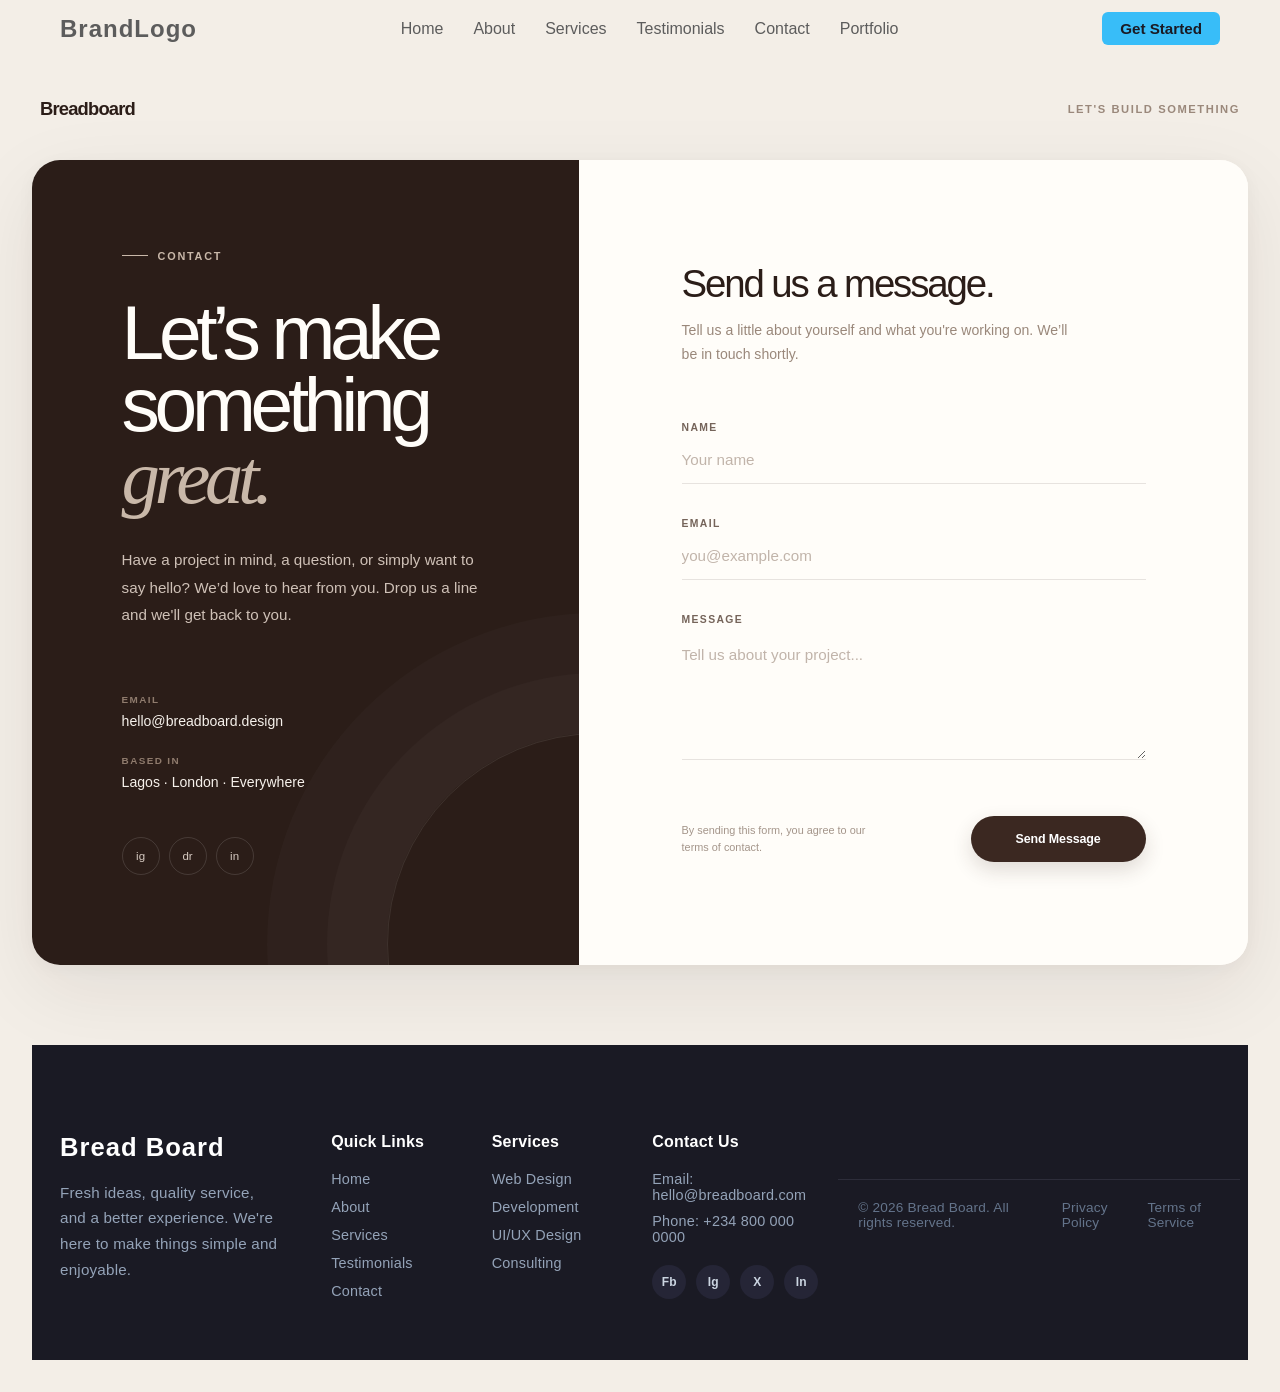
<file: contact.html>
<!DOCTYPE html>
<html lang="en">
<head>
  <meta charset="UTF-8" />
  <meta name="viewport" content="width=device-width, initial-scale=1.0" />
  <title>Breadboard — Contact</title>
  <link rel="stylesheet" href="styles.css">
      <!-- Nav bar start -->
    <nav class="navbar">
      <!-- Brand Logo -->
      <div class="logo">
        <a href="#">BrandLogo</a>
      </div>

      <!-- Navigation Links -->
      <ul class="nav-links">
        <li><a href="#" class="nav-item">Home</a></li>
        <li><a href="#" class="nav-item">About</a></li>
        <li><a href="#" class="nav-item">Services</a></li>
        <li><a href="#" class="nav-item">Testimonials</a></li>
        <li><a href="#" class="nav-item">Contact</a></li>
        <li><a href="#" class="nav-item">Portfolio</a></li>
      </ul>

      <!-- Call to Action Button -->
      <div class="nav-cta">
        <a href="/login" class="cta-btn">Get Started</a>
      </div>
    </nav>
    <!-- nav end -->
  <style>
    :root {
      --espresso: #2b1d18;
      --brown: #3b2821;
      --taupe: #9a887b;
      --warm-taupe: #c9b8a9;
      --cream: #f3eee7;
      --white: #fffdf9;
      --line: rgba(59, 40, 33, 0.12);
    }

    * {
      margin: 0;
      padding: 0;
      box-sizing: border-box;
    }

    html {
      scroll-behavior: smooth;
    }

    body {
      min-height: 100vh;
      background: var(--cream);
      color: var(--espresso);
      font-family:
        Inter,
        ui-sans-serif,
        -apple-system,
        BlinkMacSystemFont,
        "Segoe UI",
        sans-serif;
      -webkit-font-smoothing: antialiased;
    }

    .page {
      min-height: 100vh;
      padding: 32px;
      display: flex;
      flex-direction: column;
    }

    /* Header */

    header {
      display: flex;
      align-items: center;
      justify-content: space-between;
      padding: 8px 8px 40px;
    }

    .logo {
      color: var(--espresso);
      font-size: 1.15rem;
      font-weight: 650;
      letter-spacing: -0.045em;
      text-decoration: none;
    }

    .header-label {
      color: var(--taupe);
      font-size: 0.7rem;
      font-weight: 600;
      letter-spacing: 0.14em;
      text-transform: uppercase;
    }

    /* Main */

    .contact-shell {
      flex: 1;
      display: grid;
      grid-template-columns: minmax(0, 0.9fr) minmax(400px, 1.1fr);
      min-height: calc(100vh - 130px);
      overflow: hidden;
      border-radius: 28px;
      background: var(--white);
      box-shadow:
        0 25px 80px rgba(43, 29, 24, 0.08),
        0 4px 18px rgba(43, 29, 24, 0.04);
    }

    /* Left panel */

    .intro {
      position: relative;
      display: flex;
      flex-direction: column;
      justify-content: space-between;
      padding: clamp(48px, 7vw, 100px);
      background: var(--espresso);
      color: var(--white);
      overflow: hidden;
    }

    .intro::before {
      content: "";
      position: absolute;
      width: 420px;
      height: 420px;
      right: -230px;
      bottom: -190px;
      border: 1px solid rgba(255, 255, 255, 0.09);
      border-radius: 50%;
      box-shadow:
        0 0 0 60px rgba(255, 255, 255, 0.025),
        0 0 0 120px rgba(255, 255, 255, 0.018);
    }

    .intro-content {
      position: relative;
      z-index: 1;
      max-width: 480px;
    }

    .eyebrow {
      display: flex;
      align-items: center;
      gap: 10px;
      margin-bottom: 34px;
      color: var(--warm-taupe);
      font-size: 0.68rem;
      font-weight: 650;
      letter-spacing: 0.16em;
      text-transform: uppercase;
    }

    .eyebrow::before {
      content: "";
      width: 26px;
      height: 1px;
      background: var(--warm-taupe);
    }

    h1 {
      max-width: 520px;
      font-size: clamp(3.2rem, 6vw, 6.5rem);
      font-weight: 400;
      line-height: 0.94;
      letter-spacing: -0.07em;
    }

    h1 em {
      color: var(--warm-taupe);
      font-family: Georgia, "Times New Roman", serif;
      font-weight: 400;
    }

    .description {
      max-width: 390px;
      margin-top: 32px;
      color: #cfc1b7;
      font-size: 0.95rem;
      line-height: 1.8;
    }

    .contact-details {
      position: relative;
      z-index: 1;
      display: grid;
      gap: 25px;
    }

    .detail-label {
      margin-bottom: 7px;
      color: #8f7b6d;
      font-size: 0.62rem;
      font-weight: 650;
      letter-spacing: 0.14em;
      text-transform: uppercase;
    }

    .detail-value {
      color: #f6f1eb;
      font-size: 0.88rem;
      text-decoration: none;
      transition: color 180ms ease;
    }

    a.detail-value:hover {
      color: var(--warm-taupe);
    }

    /* Social */

    .socials {
      position: relative;
      z-index: 1;
      display: flex;
      gap: 9px;
      margin-top: 46px;
    }

    .social {
      width: 38px;
      height: 38px;
      display: grid;
      place-items: center;
      border: 1px solid rgba(255, 255, 255, 0.13);
      border-radius: 50%;
      color: #d7cbc2;
      font-size: 0.72rem;
      text-decoration: none;
      transition:
        background 180ms ease,
        color 180ms ease,
        border-color 180ms ease;
    }

    .social:hover {
      background: var(--white);
      border-color: var(--white);
      color: var(--espresso);
    }

    /* Right panel */

    .form-panel {
      display: flex;
      align-items: center;
      padding: clamp(48px, 8vw, 110px);
      background: var(--white);
    }

    .form-wrapper {
      width: 100%;
      max-width: 620px;
      margin: auto;
    }

    .form-heading {
      margin-bottom: 55px;
    }

    .form-heading h2 {
      margin-bottom: 13px;
      color: var(--espresso);
      font-size: clamp(1.7rem, 3vw, 2.5rem);
      font-weight: 500;
      letter-spacing: -0.055em;
    }

    .form-heading p {
      max-width: 390px;
      color: var(--taupe);
      font-size: 0.88rem;
      line-height: 1.7;
    }

    /* Form */

    .form {
      display: grid;
      gap: 0;
    }

    .field {
      position: relative;
      margin-bottom: 34px;
    }

    .field label {
      display: block;
      margin-bottom: 10px;
      color: #75645a;
      font-size: 0.65rem;
      font-weight: 650;
      letter-spacing: 0.13em;
      text-transform: uppercase;
    }

    .field input,
    .field textarea {
      width: 100%;
      border: 0;
      border-bottom: 1px solid var(--line);
      outline: none;
      border-radius: 0;
      background: transparent;
      color: var(--espresso);
      font: inherit;
      font-size: 0.95rem;
      padding: 8px 0 15px;
      transition: border-color 200ms ease;
    }

    .field input::placeholder,
    .field textarea::placeholder {
      color: #c1b4aa;
    }

    .field input:focus,
    .field textarea:focus {
      border-bottom-color: var(--espresso);
    }

    .field textarea {
      min-height: 125px;
      resize: vertical;
      line-height: 1.6;
    }

    /* Button */

    .submit-row {
      display: flex;
      align-items: center;
      justify-content: space-between;
      gap: 25px;
      margin-top: 18px;
    }

    .submit-note {
      max-width: 210px;
      color: #a4958a;
      font-size: 0.68rem;
      line-height: 1.6;
    }

    .submit {
      flex-shrink: 0;
      min-width: 175px;
      padding: 16px 25px;
      border: 0;
      border-radius: 999px;
      background: var(--brown);
      color: white;
      cursor: pointer;
      font: inherit;
      font-size: 0.78rem;
      font-weight: 650;
      letter-spacing: -0.01em;
      box-shadow: 0 8px 20px rgba(59, 40, 33, 0.16);
      transition:
        transform 180ms ease,
        background 180ms ease,
        box-shadow 180ms ease;
    }

    .submit:hover {
      background: var(--espresso);
      transform: translateY(-2px);
      box-shadow: 0 12px 26px rgba(59, 40, 33, 0.22);
    }

    .submit:active {
      transform: translateY(0);
    }

    /* Footer */

    .footer {
      padding: 28px 8px 4px;
      display: flex;
      align-items: center;
      justify-content: space-between;
      color: var(--taupe);
      font-size: 0.64rem;
      letter-spacing: 0.02em;
    }

    /* Responsive */

    @media (max-width: 900px) {
      .page {
        padding: 20px;
      }

      header {
        padding-bottom: 25px;
      }

      .contact-shell {
        grid-template-columns: 1fr;
      }

      .intro {
        min-height: 620px;
      }

      .form-panel {
        min-height: 650px;
      }
    }

    @media (max-width: 560px) {
      .page {
        padding: 12px;
      }

      header {
        padding: 10px 7px 20px;
      }

      .header-label {
        display: none;
      }

      .contact-shell {
        border-radius: 20px;
      }

      .intro {
        min-height: 590px;
        padding: 42px 28px;
      }

      h1 {
        font-size: clamp(3.2rem, 16vw, 5rem);
      }

      .description {
        font-size: 0.86rem;
      }

      .form-panel {
        padding: 50px 28px;
      }

      .form-heading {
        margin-bottom: 42px;
      }

      .submit-row {
        align-items: flex-start;
        flex-direction: column;
      }

      .submit {
        width: 100%;
      }

      .submit-note {
        order: 2;
      }

      .footer {
        padding: 20px 7px 4px;
      }
    }
  </style>
</head>

<body>
  <div class="page">

    <header>
      <a href="#" class="logo">Breadboard</a>
      <span class="header-label">Let's build something</span>
    </header>

    <main class="contact-shell">

      <!-- Left side -->
      <section class="intro">

        <div class="intro-content">
          <div class="eyebrow">Contact</div>

          <h1>
            Let’s make<br />
            something <em>great.</em>
          </h1>

          <p class="description">
            Have a project in mind, a question, or simply want to say hello?
            We’d love to hear from you. Drop us a line and we'll get back to you.
          </p>
        </div>

        <div>
          <div class="contact-details">

            <div>
              <div class="detail-label">Email</div>
              <a
                class="detail-value"
                href="mailto:hello@breadboard.design"
              >
                hello@breadboard.design
              </a>
            </div>

            <div>
              <div class="detail-label">Based in</div>
              <span class="detail-value">
                Lagos · London · Everywhere
              </span>
            </div>

          </div>

          <nav class="socials" aria-label="Social links">
            <a href="#" class="social" aria-label="Instagram">ig</a>
            <a href="#" class="social" aria-label="Dribbble">dr</a>
            <a href="#" class="social" aria-label="LinkedIn">in</a>
          </nav>
        </div>

      </section>

      <!-- Right side -->
      <section class="form-panel">

        <div class="form-wrapper">

          <div class="form-heading">
            <h2>Send us a message.</h2>
            <p>
              Tell us a little about yourself and what you're working on.
              We’ll be in touch shortly.
            </p>
          </div>

          <form class="form" action="#" method="post">

            <div class="field">
              <label for="name">Name</label>
              <input
                type="text"
                id="name"
                name="name"
                placeholder="Your name"
                autocomplete="name"
                required
              />
            </div>

            <div class="field">
              <label for="email">Email</label>
              <input
                type="email"
                id="email"
                name="email"
                placeholder="you@example.com"
                autocomplete="email"
                required
              />
            </div>

            <div class="field">
              <label for="message">Message</label>
              <textarea
                id="message"
                name="message"
                placeholder="Tell us about your project..."
                required
              ></textarea>
            </div>

            <div class="submit-row">
              <p class="submit-note">
                By sending this form, you agree to our terms of contact.
              </p>

              <button class="submit" type="submit">
                Send Message
              </button>
            </div>

          </form>

        </div>

      </section>

    </main>

        <!-- Footer Start -->
    <footer class="footer">
      <div class="footer-container">
        <!-- Footer Brand -->
        <div class="footer-brand">
          <a href="#" class="footer-logo">Bread Board</a>
          <p>
            Fresh ideas, quality service, and a better experience. We're here to
            make things simple and enjoyable.
          </p>
        </div>

        <!-- Quick Links -->
        <div class="footer-column">
          <h3>Quick Links</h3>
          <ul>
            <li><a href="#">Home</a></li>
            <li><a href="#">About</a></li>
            <li><a href="#">Services</a></li>
            <li><a href="#">Testimonials</a></li>
            <li><a href="#">Contact</a></li>
          </ul>
        </div>

        <!-- Services -->
        <div class="footer-column">
          <h3>Services</h3>
          <ul>
            <li><a href="#">Web Design</a></li>
            <li><a href="#">Development</a></li>
            <li><a href="#">UI/UX Design</a></li>
            <li><a href="#">Consulting</a></li>
          </ul>
        </div>

        <!-- Contact -->
        <div class="footer-column">
          <h3>Contact Us</h3>
          <p>Email: hello@breadboard.com</p>
          <p>Phone: +234 800 000 0000</p>

          <div class="social-links">
            <a href="#">Fb</a>
            <a href="#">Ig</a>
            <a href="#">X</a>
            <a href="#">In</a>
          </div>
        </div>
      </div>

      <!-- Footer Bottom -->
      <div class="footer-bottom">
        <p>&copy; 2026 Bread Board. All rights reserved.</p>

        <div class="footer-bottom-links">
          <a href="#">Privacy Policy</a>
          <a href="#">Terms of Service</a>
        </div>
      </div>
    </footer>
    <!-- Footer End -->
  
  </div>
</body>
</html>
</file>
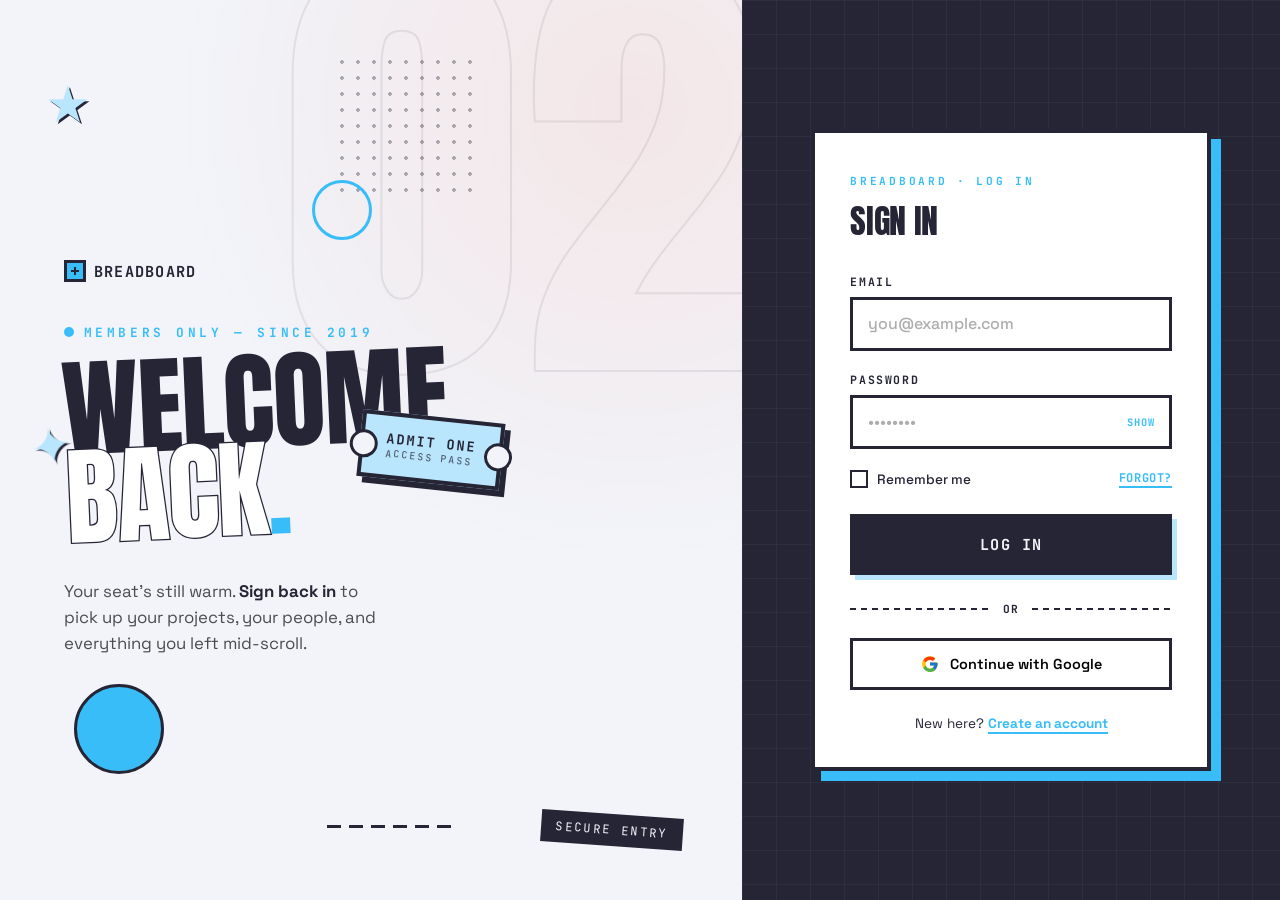
<file: login.html>
<!DOCTYPE html>
<html lang="en">
<head>
<meta charset="UTF-8">
<meta name="viewport" content="width=device-width, initial-scale=1.0">
<title>Breadboard — Welcome Back</title>
<link rel="preconnect" href="https://fonts.googleapis.com">
<link href="https://fonts.googleapis.com/css2?family=Anton&family=Space+Grotesk:wght@400;500;600;700&family=JetBrains+Mono:wght@500;700&display=swap" rel="stylesheet">
<style>
  :root {
    --base: #F2F4F9;
    --ink: #252536;
    --red: #38BDF8;
    --cobalt: #38BDF8;
    --yolk: #BAE6FD;
    --card: #FFFFFF;
    --error: #C81E3A;
    --success: #1E7A4C;

    --font-display: 'Anton', sans-serif;
    --font-body: 'Space Grotesk', sans-serif;
    --font-mono: 'JetBrains Mono', monospace;

    --border: 3px solid var(--ink);
    --border-thick: 4px solid var(--ink);
  }

  * { box-sizing: border-box; margin: 0; padding: 0; }

  html { -webkit-font-smoothing: antialiased; }

  body {
    font-family: var(--font-body);
    background: var(--base);
    color: var(--ink);
    min-height: 100vh;
    overflow-x: hidden;
  }

  @media (prefers-reduced-motion: reduce) {
    *, *::before, *::after {
      animation-duration: 0.01ms !important;
      animation-iteration-count: 1 !important;
      transition-duration: 0.01ms !important;
    }
  }

  a { color: inherit; }

  .wrap {
    position: relative;
    display: grid;
    grid-template-columns: 58fr 42fr;
    min-height: 100vh;
  }

  /* ---------- LEFT: POSTER SIDE ---------- */

  .poster {
    position: relative;
    padding: 4rem 3rem 3rem 4rem;
    display: flex;
    flex-direction: column;
    justify-content: center;
    overflow: hidden;
    background:
      radial-gradient(circle at 85% 12%, rgba(255,59,31,0.08) 0%, transparent 45%),
      var(--base);
  }

  .ghost-number {
    position: absolute;
    top: -8%;
    right: -2%;
    font-family: var(--font-display);
    font-size: min(38vw, 30rem);
    line-height: 1;
    color: transparent;
    -webkit-text-stroke: 2px rgba(20,19,26,0.08);
    user-select: none;
    pointer-events: none;
    z-index: 0;
  }

  .brand {
    position: relative;
    z-index: 3;
    display: inline-flex;
    align-items: center;
    gap: 0.5rem;
    font-family: var(--font-mono);
    font-weight: 700;
    font-size: 0.95rem;
    letter-spacing: 0.08em;
    text-transform: uppercase;
    margin-bottom: 2.6rem;
  }

  .brand-mark {
    width: 22px;
    height: 22px;
    border: 3px solid var(--ink);
    background: var(--red);
    position: relative;
    flex-shrink: 0;
  }

  .brand-mark::before,
  .brand-mark::after {
    content: "";
    position: absolute;
    background: var(--ink);
    top: 50%;
    left: 50%;
  }

  .brand-mark::before { width: 8px; height: 2px; transform: translate(-50%, -50%); }
  .brand-mark::after { width: 2px; height: 8px; transform: translate(-50%, -50%); }

  .eyebrow {
    position: relative;
    z-index: 2;
    font-family: var(--font-mono);
    font-weight: 700;
    font-size: 0.8rem;
    letter-spacing: 0.28em;
    text-transform: uppercase;
    color: var(--cobalt);
    display: inline-flex;
    align-items: center;
    gap: 0.6rem;
    margin-bottom: 1.4rem;
  }

  .eyebrow::before {
    content: "";
    width: 10px;
    height: 10px;
    background: var(--red);
    border-radius: 50%;
    display: inline-block;
    animation: pulse 1.8s ease-in-out infinite;
  }

  @keyframes pulse {
    0%, 100% { opacity: 1; transform: scale(1); }
    50% { opacity: 0.4; transform: scale(0.7); }
  }

  .headline {
    position: relative;
    z-index: 2;
    font-family: var(--font-display);
    font-weight: 400;
    text-transform: uppercase;
    font-size: clamp(3.2rem, 8.4vw, 7.2rem);
    line-height: 0.88;
    letter-spacing: -0.01em;
    transform: rotate(-2.5deg);
    transform-origin: left center;
    margin-bottom: 0;
  }

  .headline .line2 {
    color: var(--card);
    -webkit-text-stroke: 2.5px var(--ink);
    paint-order: stroke fill;
    display: block;
    margin-top: -0.06em;
  }

  .headline .dot {
    color: var(--red);
    -webkit-text-stroke: 0;
  }

  .sub {
    position: relative;
    z-index: 2;
    max-width: 30ch;
    margin-top: 2rem;
    font-size: 1.05rem;
    line-height: 1.55;
    color: rgba(20,19,26,0.75);
  }

  .sub strong {
    color: var(--ink);
    font-weight: 700;
  }

  /* decorative shapes */
  .deco {
    position: absolute;
    z-index: 1;
    pointer-events: none;
  }

  .deco-star {
    color: var(--yolk);
    font-size: 3.2rem;
    filter: drop-shadow(2px 2px 0 var(--ink));
    transition: transform 0.15s ease-out;
  }

  .deco-circle {
    width: 90px;
    height: 90px;
    border: var(--border);
    border-radius: 50%;
    background: var(--cobalt);
    transition: transform 0.15s ease-out;
  }

  .deco-ring {
    width: 60px;
    height: 60px;
    border: 3px solid var(--red);
    border-radius: 50%;
    transition: transform 0.15s ease-out;
  }

  .deco-dash {
    width: 130px;
    height: 3px;
    background: repeating-linear-gradient(90deg, var(--ink) 0 14px, transparent 14px 22px);
    transition: transform 0.15s ease-out;
  }

  .d1 { top: 8%; left: 6%; }
  .d2 { bottom: 14%; left: 10%; }
  .d3 { top: 20%; left: 42%; }
  .d4 { bottom: 8%; left: 44%; }
  .d5 { top: 46%; left: 4%; transform: rotate(-12deg); }

  .tag {
    position: absolute;
    z-index: 1;
    bottom: 6%;
    right: 8%;
    font-family: var(--font-mono);
    font-size: 0.75rem;
    letter-spacing: 0.2em;
    text-transform: uppercase;
    background: var(--ink);
    color: var(--base);
    padding: 0.5rem 0.9rem;
    transform: rotate(4deg);
  }

  .dot-field {
    position: absolute;
    z-index: 1;
    top: 6%;
    left: 45%;
    width: 140px;
    height: 140px;
    background-image: radial-gradient(var(--ink) 1.6px, transparent 1.6px);
    background-size: 16px 16px;
    opacity: 0.35;
  }

  /* ---------- TICKET BADGE (signature element) ---------- */

  .ticket {
    position: absolute;
    z-index: 5;
    top: 50%;
    left: 58%;
    transform: translate(-50%, -50%) rotate(6deg);
    background: var(--yolk);
    border: var(--border-thick);
    padding: 0.9rem 1.4rem;
    display: flex;
    align-items: center;
    gap: 0.9rem;
    box-shadow: 6px 6px 0 var(--ink);
  }

  .ticket::before,
  .ticket::after {
    content: "";
    position: absolute;
    width: 22px;
    height: 22px;
    background: var(--base);
    border: 3px solid var(--ink);
    border-radius: 50%;
    top: 50%;
    transform: translateY(-50%);
  }

  .ticket::before { left: -14px; }
  .ticket::after { right: -14px; }

  .ticket-text {
    font-family: var(--font-mono);
    font-weight: 700;
    font-size: 0.85rem;
    letter-spacing: 0.15em;
    text-transform: uppercase;
    line-height: 1.3;
  }

  .ticket-text small {
    display: block;
    font-size: 0.62rem;
    font-weight: 500;
    letter-spacing: 0.2em;
    opacity: 0.7;
  }

  /* ---------- RIGHT: AUTH SIDE ---------- */

  .auth-side {
    position: relative;
    background: var(--ink);
    display: flex;
    align-items: center;
    justify-content: center;
    padding: 3rem 2.5rem;
  }

  .auth-side::before {
    content: "";
    position: absolute;
    inset: 0;
    background-image:
      linear-gradient(rgba(255,255,255,0.035) 1px, transparent 1px),
      linear-gradient(90deg, rgba(255,255,255,0.035) 1px, transparent 1px);
    background-size: 34px 34px;
  }

  .card {
    position: relative;
    z-index: 2;
    width: 100%;
    max-width: 400px;
    background: var(--card);
    border: var(--border-thick);
    box-shadow: 10px 10px 0 var(--red);
    padding: 2.6rem 2.2rem 2.2rem;
  }

  .card-eyebrow {
    font-family: var(--font-mono);
    font-size: 0.7rem;
    font-weight: 700;
    letter-spacing: 0.24em;
    text-transform: uppercase;
    color: var(--cobalt);
    margin-bottom: 0.4rem;
  }

  .card h2 {
    font-family: var(--font-display);
    font-weight: 400;
    text-transform: uppercase;
    font-size: 2.1rem;
    letter-spacing: -0.01em;
    margin-bottom: 1.8rem;
  }

  .field {
    margin-bottom: 1.35rem;
  }

  .field label {
    display: block;
    font-family: var(--font-mono);
    font-size: 0.72rem;
    font-weight: 700;
    letter-spacing: 0.14em;
    text-transform: uppercase;
    margin-bottom: 0.45rem;
  }

  .input-shell {
    position: relative;
    display: flex;
    align-items: center;
  }

  .input-shell input {
    width: 100%;
    font-family: var(--font-body);
    font-size: 1rem;
    font-weight: 500;
    background: var(--card);
    border: var(--border);
    padding: 0.85rem 3rem 0.85rem 0.9rem;
    color: var(--ink);
    outline: none;
    transition: border-color 0.15s, box-shadow 0.15s, transform 0.1s;
  }

  .input-shell input:not([type="checkbox"])::placeholder {
    color: rgba(20,19,26,0.35);
  }

  .input-shell input:focus {
    border-color: var(--cobalt);
    box-shadow: 4px 4px 0 var(--cobalt);
    transform: translate(-2px, -2px);
  }

  .input-shell input.error {
    border-color: var(--error);
  }

  .input-shell input.error:focus {
    box-shadow: 4px 4px 0 var(--error);
  }

  .toggle-pass {
    position: absolute;
    right: 0.7rem;
    background: none;
    border: none;
    cursor: pointer;
    font-family: var(--font-mono);
    font-size: 0.65rem;
    font-weight: 700;
    letter-spacing: 0.08em;
    text-transform: uppercase;
    color: var(--cobalt);
    padding: 0.3rem 0.4rem;
  }

  .toggle-pass:hover { color: var(--red); }

  .error-msg {
    font-family: var(--font-mono);
    font-size: 0.72rem;
    color: var(--error);
    margin-top: 0.4rem;
    display: none;
    align-items: center;
    gap: 0.35rem;
  }

  .error-msg.show { display: flex; }

  .field.has-error .error-msg { display: flex; }

  @keyframes shake {
    0%, 100% { transform: translateX(0); }
    20% { transform: translateX(-6px); }
    40% { transform: translateX(5px); }
    60% { transform: translateX(-3px); }
    80% { transform: translateX(2px); }
  }

  .field.has-error .input-shell input {
    animation: shake 0.35s ease;
    border-color: var(--error);
  }

  .row-between {
    display: flex;
    align-items: center;
    justify-content: space-between;
    margin-bottom: 1.6rem;
    font-size: 0.85rem;
  }

  .remember {
    display: flex;
    align-items: center;
    gap: 0.55rem;
    cursor: pointer;
    font-family: var(--font-body);
    font-weight: 500;
  }

  .remember input {
    appearance: none;
    width: 18px;
    height: 18px;
    border: 2.5px solid var(--ink);
    background: var(--card);
    cursor: pointer;
    position: relative;
    flex-shrink: 0;
  }

  .remember input:checked {
    background: var(--red);
  }

  .remember input:checked::after {
    content: "";
    position: absolute;
    top: 2px;
    left: 5px;
    width: 5px;
    height: 9px;
    border: solid var(--card);
    border-width: 0 2px 2px 0;
    transform: rotate(45deg);
  }

  .forgot {
    font-family: var(--font-mono);
    font-size: 0.75rem;
    font-weight: 700;
    text-decoration: none;
    text-transform: uppercase;
    letter-spacing: 0.05em;
    background-image: linear-gradient(var(--red), var(--red));
    background-size: 100% 2px;
    background-repeat: no-repeat;
    background-position: 0 100%;
    padding-bottom: 2px;
    color: var(--cobalt);
  }

  .forgot:hover { color: var(--red); }

  .btn-submit {
    width: 100%;
    font-family: var(--font-mono);
    font-weight: 700;
    font-size: 0.95rem;
    letter-spacing: 0.1em;
    text-transform: uppercase;
    background: var(--ink);
    color: var(--base);
    border: var(--border-thick);
    padding: 1rem;
    cursor: pointer;
    position: relative;
    box-shadow: 5px 5px 0 var(--yolk);
    transition: transform 0.12s ease, box-shadow 0.12s ease, background 0.15s;
    display: flex;
    align-items: center;
    justify-content: center;
    gap: 0.6rem;
  }

  .btn-submit:hover {
    transform: translate(-3px, -3px) rotate(-0.6deg);
    box-shadow: 8px 8px 0 var(--yolk);
    background: var(--red);
  }

  .btn-submit:active {
    transform: translate(0, 0);
    box-shadow: 2px 2px 0 var(--yolk);
  }

  .btn-submit:disabled {
    cursor: not-allowed;
    opacity: 0.65;
    transform: none;
    box-shadow: 5px 5px 0 var(--yolk);
  }

  .btn-submit:focus-visible,
  .toggle-pass:focus-visible,
  .forgot:focus-visible,
  .social-btn:focus-visible,
  .input-shell input:focus-visible {
    outline: 3px solid var(--cobalt);
    outline-offset: 2px;
  }

  .spinner {
    width: 16px;
    height: 16px;
    border: 2.5px solid rgba(242,236,223,0.35);
    border-top-color: var(--base);
    border-radius: 50%;
    display: none;
    animation: spin 0.7s linear infinite;
  }

  @keyframes spin { to { transform: rotate(360deg); } }

  .btn-submit.loading .spinner { display: inline-block; }
  .btn-submit.loading .btn-label { display: none; }

  .success-msg {
    display: none;
    align-items: center;
    gap: 0.5rem;
    font-family: var(--font-mono);
    font-size: 0.8rem;
    font-weight: 700;
    color: var(--success);
    margin-top: 1rem;
    text-transform: uppercase;
    letter-spacing: 0.06em;
  }

  .success-msg.show { display: flex; }

  .divider {
    display: flex;
    align-items: center;
    gap: 0.8rem;
    margin: 1.7rem 0 1.4rem;
  }

  .divider::before, .divider::after {
    content: "";
    flex: 1;
    height: 2px;
    background: repeating-linear-gradient(90deg, var(--ink) 0 6px, transparent 6px 11px);
  }

  .divider span {
    font-family: var(--font-mono);
    font-size: 0.7rem;
    font-weight: 700;
    letter-spacing: 0.1em;
  }

  .social-btn {
    width: 100%;
    display: flex;
    align-items: center;
    justify-content: center;
    gap: 0.7rem;
    background: var(--card);
    border: var(--border);
    padding: 0.85rem;
    font-family: var(--font-body);
    font-weight: 600;
    font-size: 0.9rem;
    cursor: pointer;
    transition: transform 0.12s ease, box-shadow 0.12s ease;
  }

  .social-btn:hover {
    transform: translate(-2px, -2px);
    box-shadow: 4px 4px 0 var(--cobalt);
  }

  .google-g {
    width: 18px;
    height: 18px;
    flex-shrink: 0;
  }

  .signup {
    text-align: center;
    margin-top: 1.6rem;
    font-size: 0.85rem;
    font-family: var(--font-body);
  }

  .signup a {
    font-weight: 700;
    color: var(--red);
    text-decoration: none;
    background-image: linear-gradient(var(--red), var(--red));
    background-size: 100% 2px;
    background-repeat: no-repeat;
    background-position: 0 100%;
    padding-bottom: 2px;
  }

  /* ---------- RESPONSIVE ---------- */

  @media (max-width: 1024px) {
    .headline { font-size: clamp(2.6rem, 7vw, 5rem); }
    .ghost-number { font-size: min(40vw, 22rem); }
    .ticket { left: 50%; }
  }

  @media (max-width: 860px) {
    .wrap {
      grid-template-columns: 1fr;
    }

    .poster {
      padding: 3rem 1.6rem 5rem;
      min-height: 46vh;
    }

    .ticket {
      top: auto;
      bottom: -34px;
      left: 50%;
    }

    .dot-field { display: none; }
    .d3, .d4 { display: none; }

    .auth-side {
      padding: 4rem 1.4rem 3rem;
    }
  }

  @media (max-width: 480px) {
    .poster { padding: 2.4rem 1.2rem 4.5rem; }
    .headline { font-size: clamp(2.3rem, 12vw, 3.2rem); transform: rotate(-1.5deg); }
    .sub { font-size: 0.95rem; }
    .tag { right: 5%; bottom: 4%; font-size: 0.65rem; }
    .card { padding: 2.2rem 1.4rem 1.8rem; box-shadow: 6px 6px 0 var(--red); }
    .ticket { padding: 0.7rem 1rem; }
    .ticket-text { font-size: 0.72rem; }
    .d1, .d2, .d5 { transform: scale(0.7); }
  }
</style>
</head>
<body>

<div class="wrap">

  <!-- POSTER / LEFT SIDE -->
  <section class="poster" id="poster">
    <div class="ghost-number" aria-hidden="true">02</div>
    <div class="dot-field" aria-hidden="true"></div>

    <div class="brand"><span class="brand-mark" aria-hidden="true"></span>Breadboard</div>

    <span class="eyebrow">Members Only &mdash; Since 2019</span>

    <h1 class="headline">
      Welcome
      <span class="line2">Back<span class="dot">.</span></span>
    </h1>

    <p class="sub">
      Your seat's still warm. <strong>Sign back in</strong> to pick up your projects, your people, and everything you left mid-scroll.
    </p>

    <span class="deco deco-star d1" aria-hidden="true">&#9733;</span>
    <span class="deco deco-circle d2" aria-hidden="true"></span>
    <span class="deco deco-ring d3" aria-hidden="true"></span>
    <span class="deco deco-dash d4" aria-hidden="true"></span>
    <span class="deco deco-star d5" aria-hidden="true">&#10022;</span>

    <span class="tag">Secure Entry</span>

    <div class="ticket" aria-hidden="true">
      <span class="ticket-text">Admit One<small>Access Pass</small></span>
    </div>
  </section>

  <!-- AUTH / RIGHT SIDE -->
  <section class="auth-side">
    <div class="card">
      <p class="card-eyebrow">Breadboard &middot; Log In</p>
      <h2>Sign In</h2>

      <form id="login-form" novalidate>
        <div class="field" id="email-field">
          <label for="email">Email</label>
          <div class="input-shell">
            <input type="email" id="email" name="email" placeholder="you@example.com" autocomplete="email" required>
          </div>
          <p class="error-msg" id="email-error">&#9888; Enter a valid email address</p>
        </div>

        <div class="field" id="password-field">
          <label for="password">Password</label>
          <div class="input-shell">
            <input type="password" id="password" name="password" placeholder="&#8226;&#8226;&#8226;&#8226;&#8226;&#8226;&#8226;&#8226;" autocomplete="current-password" required>
            <button type="button" class="toggle-pass" id="toggle-pass" aria-label="Show password" aria-pressed="false">Show</button>
          </div>
          <p class="error-msg" id="password-error">&#9888; Password must be at least 8 characters</p>
        </div>

        <div class="row-between">
          <label class="remember">
            <input type="checkbox" id="remember" name="remember">
            Remember me
          </label>
          <a href="#" class="forgot">Forgot?</a>
        </div>

        <button type="submit" class="btn-submit" id="submit-btn">
          <span class="btn-label">Log In</span>
          <span class="spinner" aria-hidden="true"></span>
        </button>

        <p class="success-msg" id="success-msg">&#10003; Signed in &mdash; redirecting&hellip;</p>
      </form>

      <div class="divider"><span>OR</span></div>

      <button type="button" class="social-btn">
        <svg class="google-g" viewBox="0 0 48 48" aria-hidden="true">
          <path fill="#FFC107" d="M43.6 20.5H42V20H24v8h11.3c-1.6 4.6-6 8-11.3 8-6.6 0-12-5.4-12-12s5.4-12 12-12c3.1 0 5.8 1.1 8 3l6-6C34.9 5.1 29.7 3 24 3 12.4 3 3 12.4 3 24s9.4 21 21 21 21-9.4 21-21c0-1.4-.1-2.4-.4-3.5z"/>
          <path fill="#FF3D00" d="M6.3 14.7l6.6 4.8C14.6 15.5 18.9 13 24 13c3.1 0 5.8 1.1 8 3l6-6C34.9 6.1 29.7 4 24 4c-7.6 0-14.1 4.3-17.7 10.7z"/>
          <path fill="#4CAF50" d="M24 45c5.6 0 10.7-1.9 14.6-5.2l-6.7-5.7C29.7 35.9 27 37 24 37c-5.2 0-9.6-3.4-11.2-8.1l-6.6 5.1C9.8 40.6 16.3 45 24 45z"/>
          <path fill="#1976D2" d="M43.6 20.5H42V20H24v8h11.3c-.8 2.3-2.3 4.3-4.1 5.7l6.7 5.7C39.7 37.3 44 31.5 44 24c0-1.4-.1-2.4-.4-3.5z"/>
        </svg>
        Continue with Google
      </button>

      <p class="signup">New here? <a href="#">Create an account</a></p>
    </div>
  </section>

</div>

<script>
  // Password show/hide
  const toggleBtn = document.getElementById('toggle-pass');
  const passwordInput = document.getElementById('password');
  toggleBtn.addEventListener('click', () => {
    const isPassword = passwordInput.type === 'password';
    passwordInput.type = isPassword ? 'text' : 'password';
    toggleBtn.textContent = isPassword ? 'Hide' : 'Show';
    toggleBtn.setAttribute('aria-pressed', String(isPassword));
    toggleBtn.setAttribute('aria-label', isPassword ? 'Hide password' : 'Show password');
  });

  // Form validation + fake submit flow
  const form = document.getElementById('login-form');
  const emailInput = document.getElementById('email');
  const emailField = document.getElementById('email-field');
  const passwordField = document.getElementById('password-field');
  const submitBtn = document.getElementById('submit-btn');
  const successMsg = document.getElementById('success-msg');

  function validateEmail(value) {
    return /^[^\s@]+@[^\s@]+\.[^\s@]+$/.test(value);
  }

  function setFieldError(fieldEl, inputEl, hasError) {
    fieldEl.classList.toggle('has-error', hasError);
    inputEl.classList.toggle('error', hasError);
  }

  form.addEventListener('submit', (e) => {
    e.preventDefault();
    successMsg.classList.remove('show');

    const emailValid = validateEmail(emailInput.value.trim());
    const passwordValid = passwordInput.value.length >= 8;

    setFieldError(emailField, emailInput, !emailValid);
    setFieldError(passwordField, passwordInput, !passwordValid);

    // restart shake animation on repeat errors
    [emailField, passwordField].forEach(f => {
      const input = f.querySelector('input');
      input.style.animation = 'none';
      void input.offsetWidth;
      input.style.animation = '';
    });

    if (!emailValid || !passwordValid) return;

    submitBtn.classList.add('loading');
    submitBtn.disabled = true;

    setTimeout(() => {
      submitBtn.classList.remove('loading');
      submitBtn.disabled = false;
      successMsg.classList.add('show');
    }, 1400);
  });

  // Clear error state as user corrects it
  emailInput.addEventListener('input', () => {
    if (emailField.classList.contains('has-error') && validateEmail(emailInput.value.trim())) {
      setFieldError(emailField, emailInput, false);
    }
  });
  passwordInput.addEventListener('input', () => {
    if (passwordField.classList.contains('has-error') && passwordInput.value.length >= 8) {
      setFieldError(passwordField, passwordInput, false);
    }
  });

  // Subtle parallax on decorative shapes
  const poster = document.getElementById('poster');
  const decos = document.querySelectorAll('.deco');
  const prefersReducedMotion = window.matchMedia('(prefers-reduced-motion: reduce)').matches;

  if (!prefersReducedMotion && window.matchMedia('(hover: hover)').matches) {
    poster.addEventListener('mousemove', (e) => {
      const { width, height, left, top } = poster.getBoundingClientRect();
      const x = (e.clientX - left) / width - 0.5;
      const y = (e.clientY - top) / height - 0.5;

      decos.forEach((el, i) => {
        const depth = (i % 3 + 1) * 10;
        el.style.transform = `translate(${x * depth}px, ${y * depth}px)`;
      });
    });

    poster.addEventListener('mouseleave', () => {
      decos.forEach(el => { el.style.transform = ''; });
    });
  }
</script>

</body>
</html>
</file>
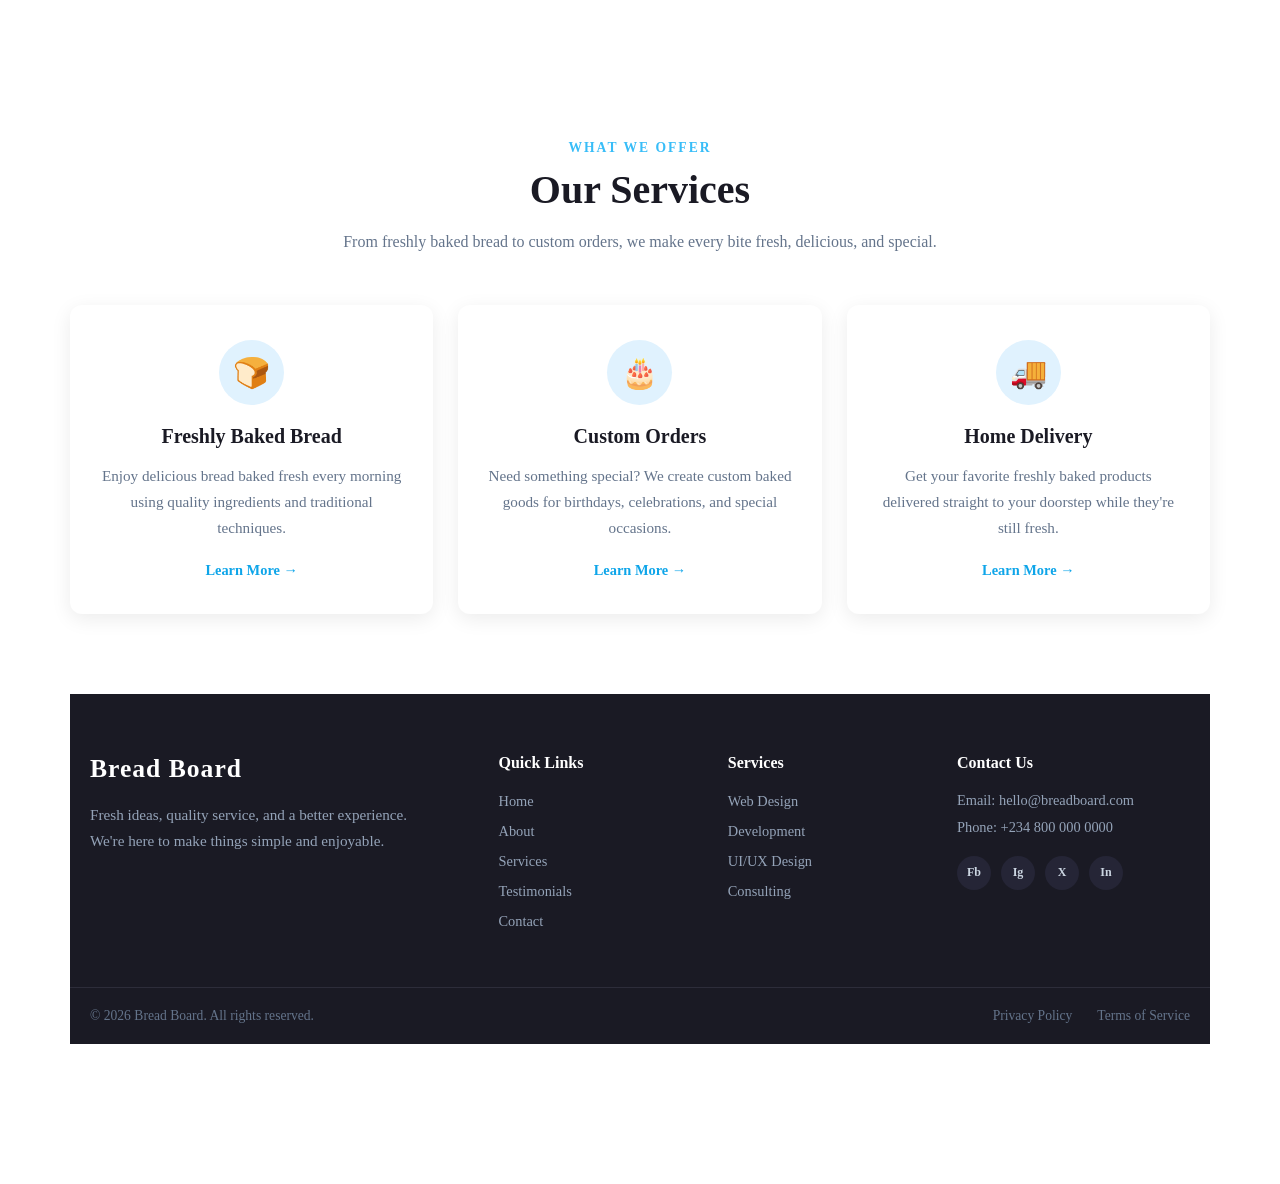
<file: services.html>
<!DOCTYPE html>
<html lang="en">
<head>
  <meta charset="UTF-8">
  <meta name="viewport" content="width=device-width, initial-scale=1.0">
  <link rel="stylesheet" href="services.css" />
  <title>Document</title>
</head>
<body>
  <!-- Services Section Start -->
<section class="services-section" id="services">
  <div class="services-header">
    <p class="services-subtitle">WHAT WE OFFER</p>
    <h2>Our Services</h2>
    <p>
      From freshly baked bread to custom orders, we make every bite
      fresh, delicious, and special.
    </p>
  </div>

  <div class="services-container">

    <div class="service-card">
      <div class="service-icon">🍞</div>
      <h3>Freshly Baked Bread</h3>
      <p>
        Enjoy delicious bread baked fresh every morning using quality
        ingredients and traditional techniques.
      </p>
      <a href="#">Learn More →</a>
    </div>

    <div class="service-card">
      <div class="service-icon">🎂</div>
      <h3>Custom Orders</h3>
      <p>
        Need something special? We create custom baked goods for
        birthdays, celebrations, and special occasions.
      </p>
      <a href="#">Learn More →</a>
    </div>

    <div class="service-card">
      <div class="service-icon">🚚</div>
      <h3>Home Delivery</h3>
      <p>
        Get your favorite freshly baked products delivered straight
        to your doorstep while they're still fresh.
      </p>
      <a href="#">Learn More →</a>
    </div>

  </div>

  <!-- Footer Start -->
    <footer class="footer">
      <div class="footer-container">
        <!-- Footer Brand -->
        <div class="footer-brand">
          <a href="#" class="footer-logo">Bread Board</a>
          <p>
            Fresh ideas, quality service, and a better experience. We're here to
            make things simple and enjoyable.
          </p>
        </div>

        <!-- Quick Links -->
        <div class="footer-column">
          <h3>Quick Links</h3>
          <ul>
            <li><a href="#">Home</a></li>
            <li><a href="#">About</a></li>
            <li><a href="#">Services</a></li>
            <li><a href="#">Testimonials</a></li>
            <li><a href="#">Contact</a></li>
          </ul>
        </div>

        <!-- Services -->
        <div class="footer-column">
          <h3>Services</h3>
          <ul>
            <li><a href="#">Web Design</a></li>
            <li><a href="#">Development</a></li>
            <li><a href="#">UI/UX Design</a></li>
            <li><a href="#">Consulting</a></li>
          </ul>
        </div>

        <!-- Contact -->
        <div class="footer-column">
          <h3>Contact Us</h3>
          <p>Email: hello@breadboard.com</p>
          <p>Phone: +234 800 000 0000</p>

          <div class="social-links">
            <a href="#">Fb</a>
            <a href="#">Ig</a>
            <a href="#">X</a>
            <a href="#">In</a>
          </div>
        </div>
      </div>

      <!-- Footer Bottom -->
      <div class="footer-bottom">
        <p>&copy; 2026 Bread Board. All rights reserved.</p>

        <div class="footer-bottom-links">
          <a href="#">Privacy Policy</a>
          <a href="#">Terms of Service</a>
        </div>
      </div>
    </footer>
    <!-- Footer End -->
</section>
<!-- Services Section End -->
</body>
</html>
</file>
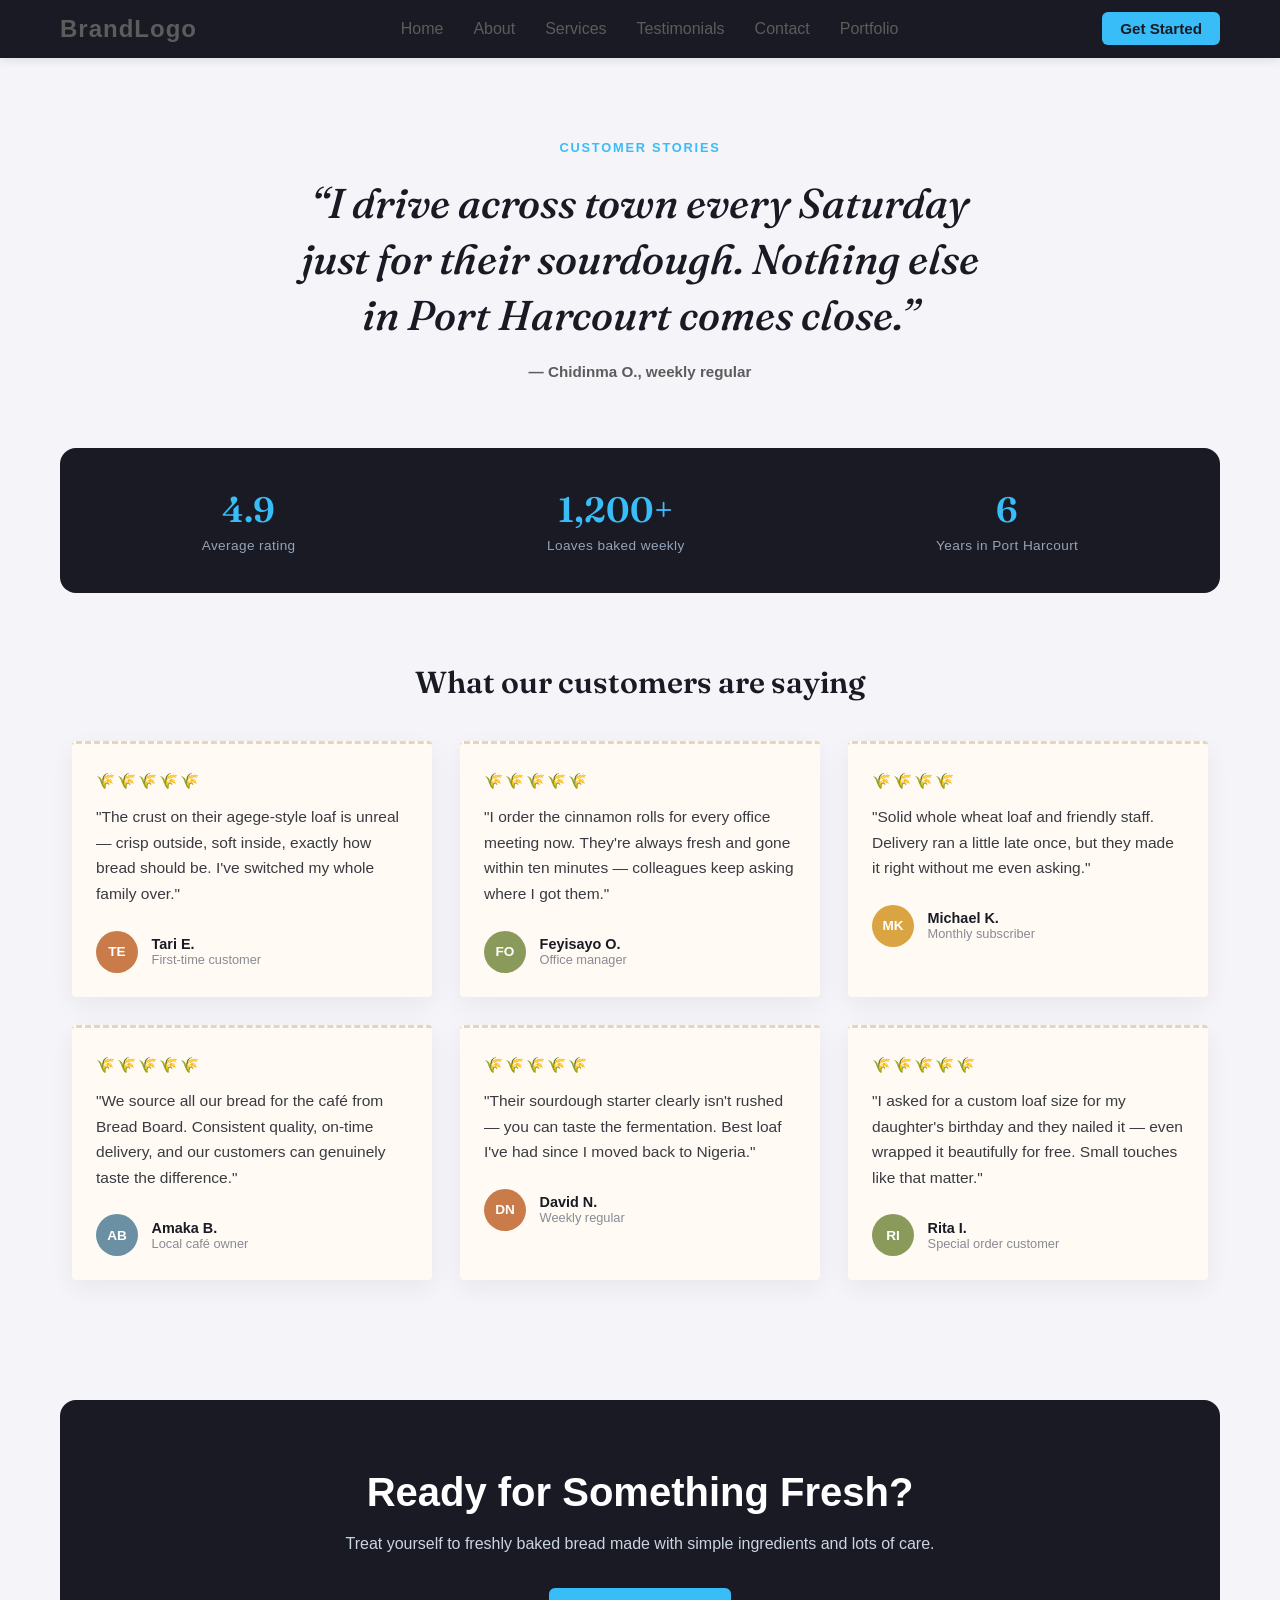
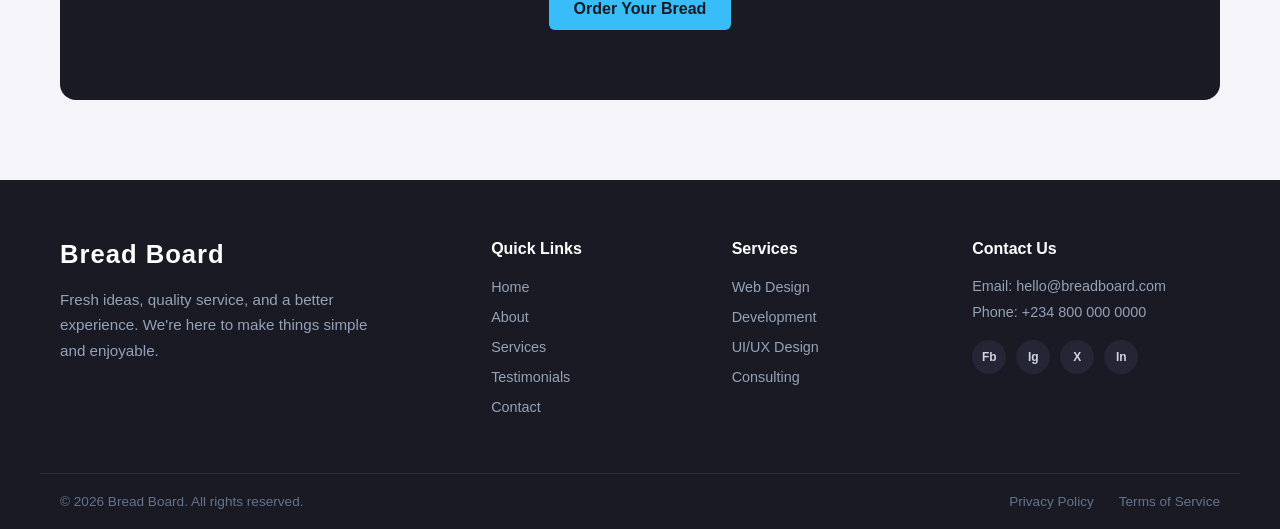
<file: Testimonial.html>
<!doctype html>
<html lang="en">
  <head>
    <meta charset="UTF-8" />
    <meta name="viewport" content="width=device-width, initial-scale=1.0" />
    <link rel="stylesheet" href="styles.css" />
    <link rel="stylesheet" href="Testimonial.css" />

    <!-- Fraunces: a warm serif for the pull-quote and headings, paired with the site's existing Segoe UI body font -->
    <link rel="preconnect" href="https://fonts.googleapis.com" />
    <link rel="preconnect" href="https://fonts.gstatic.com" crossorigin />
    <link
      href="https://fonts.googleapis.com/css2?family=Fraunces:ital,wght@0,500;0,600;1,500&display=swap"
      rel="stylesheet"
    />

    <title>Testimonials | Bread Board</title>
  </head>

  <body>
    <!-- Header / Nav Start -->
    <div class="header-container">
      <nav class="navbar">
        <!-- Brand Logo -->
        <div class="logo">
          <a href="index.html">BrandLogo</a>
        </div>

        <!-- Navigation Links -->
        <ul class="nav-links">
          <li><a href="index.html" class="nav-item">Home</a></li>
          <li><a href="index.html#about" class="nav-item">About</a></li>
          <li><a href="index.html#services" class="nav-item">Services</a></li>
          <li>
            <a href="testimonial.html" class="nav-item" aria-current="page"
              >Testimonials</a
            >
          </li>
          <li><a href="index.html#contact" class="nav-item">Contact</a></li>
          <li><a href="index.html#portfolio" class="nav-item">Portfolio</a></li>
        </ul>

        <!-- Call to Action Button -->
        <div class="nav-cta">
          <a href="/login" class="cta-btn">Get Started</a>
        </div>
      </nav>
    </div>
    <!-- Header / Nav End -->

    <main>
      <!-- Testimonial Hero Start -->
      <section class="testimonial-hero">
        <span class="testimonial-eyebrow">Customer Stories</span>
        <blockquote class="testimonial-pullquote">
          “I drive across town every Saturday just for their sourdough. Nothing
          else in Port Harcourt comes close.”
        </blockquote>
        <p class="testimonial-pullquote-author">
          — Chidinma O., weekly regular
        </p>
      </section>
      <!-- Testimonial Hero End -->

      <!-- Stats Strip Start -->
      <section class="testimonial-stats">
        <div class="stat-item">
          <span class="stat-number">4.9</span>
          <span class="stat-label">Average rating</span>
        </div>
        <div class="stat-item">
          <span class="stat-number">1,200+</span>
          <span class="stat-label">Loaves baked weekly</span>
        </div>
        <div class="stat-item">
          <span class="stat-number">6</span>
          <span class="stat-label">Years in Port Harcourt</span>
        </div>
      </section>
      <!-- Stats Strip End -->

      <!-- Testimonial Grid Start -->
      <section class="testimonial-grid-section">
        <h2 class="testimonial-heading">What our customers are saying</h2>

        <div class="testimonial-grid">
          <article class="testimonial-card">
            <div class="testimonial-rating" aria-label="5 out of 5">
              🌾🌾🌾🌾🌾
            </div>
            <p class="testimonial-quote">
              "The crust on their agege-style loaf is unreal — crisp outside,
              soft inside, exactly how bread should be. I've switched my whole
              family over."
            </p>
            <div class="testimonial-person">
              <div class="testimonial-avatar" style="background: #c97b4a">
                TE
              </div>
              <div>
                <p class="testimonial-name">Tari E.</p>
                <p class="testimonial-role">First-time customer</p>
              </div>
            </div>
          </article>

          <article class="testimonial-card">
            <div class="testimonial-rating" aria-label="5 out of 5">
              🌾🌾🌾🌾🌾
            </div>
            <p class="testimonial-quote">
              "I order the cinnamon rolls for every office meeting now. They're
              always fresh and gone within ten minutes — colleagues keep asking
              where I got them."
            </p>
            <div class="testimonial-person">
              <div class="testimonial-avatar" style="background: #8a9a5b">
                FO
              </div>
              <div>
                <p class="testimonial-name">Feyisayo O.</p>
                <p class="testimonial-role">Office manager</p>
              </div>
            </div>
          </article>

          <article class="testimonial-card">
            <div class="testimonial-rating" aria-label="4 out of 5">
              🌾🌾🌾🌾
            </div>
            <p class="testimonial-quote">
              "Solid whole wheat loaf and friendly staff. Delivery ran a little
              late once, but they made it right without me even asking."
            </p>
            <div class="testimonial-person">
              <div class="testimonial-avatar" style="background: #d9a441">
                MK
              </div>
              <div>
                <p class="testimonial-name">Michael K.</p>
                <p class="testimonial-role">Monthly subscriber</p>
              </div>
            </div>
          </article>

          <article class="testimonial-card">
            <div class="testimonial-rating" aria-label="5 out of 5">
              🌾🌾🌾🌾🌾
            </div>
            <p class="testimonial-quote">
              "We source all our bread for the café from Bread Board. Consistent
              quality, on-time delivery, and our customers can genuinely taste
              the difference."
            </p>
            <div class="testimonial-person">
              <div class="testimonial-avatar" style="background: #6b8fa3">
                AB
              </div>
              <div>
                <p class="testimonial-name">Amaka B.</p>
                <p class="testimonial-role">Local café owner</p>
              </div>
            </div>
          </article>

          <article class="testimonial-card">
            <div class="testimonial-rating" aria-label="5 out of 5">
              🌾🌾🌾🌾🌾
            </div>
            <p class="testimonial-quote">
              "Their sourdough starter clearly isn't rushed — you can taste the
              fermentation. Best loaf I've had since I moved back to Nigeria."
            </p>
            <div class="testimonial-person">
              <div class="testimonial-avatar" style="background: #c97b4a">
                DN
              </div>
              <div>
                <p class="testimonial-name">David N.</p>
                <p class="testimonial-role">Weekly regular</p>
              </div>
            </div>
          </article>

          <article class="testimonial-card">
            <div class="testimonial-rating" aria-label="5 out of 5">
              🌾🌾🌾🌾🌾
            </div>
            <p class="testimonial-quote">
              "I asked for a custom loaf size for my daughter's birthday and
              they nailed it — even wrapped it beautifully for free. Small
              touches like that matter."
            </p>
            <div class="testimonial-person">
              <div class="testimonial-avatar" style="background: #8a9a5b">
                RI
              </div>
              <div>
                <p class="testimonial-name">Rita I.</p>
                <p class="testimonial-role">Special order customer</p>
              </div>
            </div>
          </article>
        </div>
      </section>
      <!-- Testimonial Grid End -->

      <!-- CTA Section Start (reused from main page) -->
      <section class="cta-section">
        <div class="cta-content">
          <h2>Ready for Something Fresh?</h2>
          <p>
            Treat yourself to freshly baked bread made with simple ingredients
            and lots of care.
          </p>
          <a href="#" class="cta-section-btn">Order Your Bread</a>
        </div>
      </section>
      <!-- CTA Section End -->
    </main>

    <!-- Footer Start -->
    <footer class="footer">
      <div class="footer-container">
        <!-- Footer Brand -->
        <div class="footer-brand">
          <a href="index.html" class="footer-logo">Bread Board</a>
          <p>
            Fresh ideas, quality service, and a better experience. We're here to
            make things simple and enjoyable.
          </p>
        </div>

        <!-- Quick Links -->
        <div class="footer-column">
          <h3>Quick Links</h3>
          <ul>
            <li><a href="index.html">Home</a></li>
            <li><a href="index.html#about">About</a></li>
            <li><a href="index.html#services">Services</a></li>
            <li><a href="testimonial.html">Testimonials</a></li>
            <li><a href="index.html#contact">Contact</a></li>
          </ul>
        </div>

        <!-- Services -->
        <div class="footer-column">
          <h3>Services</h3>
          <ul>
            <li><a href="#">Web Design</a></li>
            <li><a href="#">Development</a></li>
            <li><a href="#">UI/UX Design</a></li>
            <li><a href="#">Consulting</a></li>
          </ul>
        </div>

        <!-- Contact -->
        <div class="footer-column">
          <h3>Contact Us</h3>
          <p>Email: hello@breadboard.com</p>
          <p>Phone: +234 800 000 0000</p>

          <div class="social-links">
            <a href="#">Fb</a>
            <a href="#">Ig</a>
            <a href="#">X</a>
            <a href="#">In</a>
          </div>
        </div>
      </div>

      <!-- Footer Bottom -->
      <div class="footer-bottom">
        <p>&copy; 2026 Bread Board. All rights reserved.</p>

        <div class="footer-bottom-links">
          <a href="#">Privacy Policy</a>
          <a href="#">Terms of Service</a>
        </div>
      </div>
    </footer>
    <!-- Footer End -->
  </body>
</html>
</file>
<file: styles.css>
* {
  padding: 0px;
  box-sizing: border-box;
  margin: 0px;
}

/* 1. Global Resets */
* {
  margin: 0;
  padding: 0;
  box-sizing: border-box;
}

body {
  font-family: "Segoe UI", Tahoma, Geneva, Verdana, sans-serif;
  background-color: #f4f4f9;
}

/* 2. Header and Navbar Layout */
.header-container {
  background-color: #1a1a24;
  position: sticky;
  top: 0;
  z-index: 1000;
  box-shadow: 0 2px 10px rgba(0, 0, 0, 0.1);
}

.navbar {
  display: flex;
  justify-content: space-between;
  align-items: center;
  max-width: 1200px;
  margin: 0 auto;
  padding: 15px 20px;
}

/* 3. Logo Styling */
.logo a {
  font-size: 1.5rem;
  font-weight: 700;
  color: #5c5c5c;
  text-decoration: none;
  letter-spacing: 1px;
}

/* 4. Navigation Links */
.nav-links {
  display: flex;
  list-style: none;
  gap: 30px;
}

.nav-item {
  color: #5c5c5c;
  text-decoration: none;
  font-size: 1rem;
  font-weight: 500;
  transition: color 0.3s ease;
}

.nav-item:hover {
  color: #38bdf8; /* Accent color on hover */
}

/* 5. Call To Action Button */
.cta-btn {
  background-color: #38bdf8;
  color: #1a1a24;
  padding: 8px 18px;
  border-radius: 6px;
  text-decoration: none;
  font-weight: 600;
  font-size: 0.95rem;
  transition:
    background-color 0.3s ease,
    transform 0.2s ease;
}

.cta-btn:hover {
  background-color: #0ea5e9;
  transform: translateY(-1px);
}

/* 6. Responsive Rules (Mobile Friendly) */
@media (max-width: 768px) {
  .nav-links {
    gap: 15px;
  }

  .nav-item {
    font-size: 0.9rem;
  }

  .cta-btn {
    padding: 6px 12px;
    font-size: 0.85rem;
  }
}

/* ================================
   7. Footer
================================ */

.footer {
  background-color: #1a1a24;
  color: #cbd5e1;
  margin-top: 80px;
}

.footer-container {
  max-width: 1200px;
  margin: 0 auto;
  padding: 60px 20px 45px;

  display: grid;
  grid-template-columns: 2fr 1fr 1fr 1.3fr;
  gap: 50px;
}

/* Footer Brand */

.footer-brand {
  max-width: 330px;
}

.footer-logo {
  display: inline-block;
  color: #ffffff;
  font-size: 1.6rem;
  font-weight: 700;
  text-decoration: none;
  letter-spacing: 1px;
  margin-bottom: 18px;
}

.footer-brand p {
  color: #94a3b8;
  font-size: 0.95rem;
  line-height: 1.7;
}

/* Footer Columns */

.footer-column h3 {
  color: #ffffff;
  font-size: 1rem;
  margin-bottom: 20px;
}

.footer-column ul {
  list-style: none;
}

.footer-column li {
  margin-bottom: 12px;
}

.footer-column a {
  color: #94a3b8;
  text-decoration: none;
  font-size: 0.9rem;
  transition: color 0.3s ease;
}

.footer-column a:hover {
  color: #38bdf8;
}

.footer-column p {
  color: #94a3b8;
  font-size: 0.9rem;
  margin-bottom: 10px;
}

/* Social Links */

.social-links {
  display: flex;
  gap: 10px;
  margin-top: 20px;
}

.social-links a {
  width: 34px;
  height: 34px;
  display: flex;
  align-items: center;
  justify-content: center;

  background-color: #252536;
  color: #cbd5e1;

  border-radius: 50%;
  font-size: 0.75rem;
  font-weight: 600;

  transition:
    background-color 0.3s ease,
    color 0.3s ease,
    transform 0.2s ease;
}

.social-links a:hover {
  background-color: #38bdf8;
  color: #1a1a24;
  transform: translateY(-2px);
}

/* Footer Bottom */

.footer-bottom {
  max-width: 1200px;
  margin: 0 auto;
  padding: 20px;

  border-top: 1px solid #2d2d3a;

  display: flex;
  justify-content: space-between;
  align-items: center;
  gap: 20px;
}

.footer-bottom p {
  color: #64748b;
  font-size: 0.85rem;
}

.footer-bottom-links {
  display: flex;
  gap: 25px;
}

.footer-bottom-links a {
  color: #64748b;
  text-decoration: none;
  font-size: 0.85rem;
  transition: color 0.3s ease;
}

.footer-bottom-links a:hover {
  color: #38bdf8;
}

/* ================================
   8. Footer Responsive Design
================================ */

@media (max-width: 768px) {
  .footer-container {
    grid-template-columns: 1fr 1fr;
    gap: 40px 30px;
  }

  .footer-brand {
    max-width: 100%;
  }

  .footer-bottom {
    flex-direction: column;
    text-align: center;
  }

  .footer-bottom-links {
    gap: 15px;
  }
}

@media (max-width: 480px) {
  .footer-container {
    grid-template-columns: 1fr;
    text-align: center;
  }

  .footer-brand {
    margin: 0 auto;
  }

  .social-links {
    justify-content: center;
  }

  .footer-bottom-links {
    flex-direction: column;
    gap: 10px;
  }
}

/* Hero */
/* Hero */
.hero {
  display: flex;
  align-items: center;
  justify-content: space-between;
  gap: 2rem;
  padding: 4rem 2rem;
  flex-wrap: wrap;
}

.hero-content {
  flex: 1 1 400px;
  max-width: 500px;
}

.hero-title {
  font-size: 2.5rem;
  font-weight: 700;
  margin-bottom: 1rem;
  line-height: 1.2;
}

.hero-text {
  font-size: 1rem;
  color: #555;
  margin-bottom: 1.5rem;
  line-height: 1.6;
}

.hero-btn {
  display: inline-block;
  padding: 0.75rem 1.5rem;
  background-color: #000;
  color: #fff;
  text-decoration: none;
  border-radius: 6px;
  font-weight: 500;
}

.hero-image-wrap {
  flex: 1 1 400px;
  max-width: 550px;
}

.hero-image {
  width: 100%;
  height: auto;
  border-radius: 12px;
  display: block;
}

/* ================================
   CTA Section
================================ */

.cta-section {
  background-color: #1a1a24;
  margin: 40px auto 80px;
  max-width: 1160px;
  padding: 70px 30px;
  border-radius: 16px;
  text-align: center;
}

.cta-content {
  max-width: 700px;
  margin: 0 auto;
}

.cta-content h2 {
  color: #ffffff;
  font-size: 2.5rem;
  margin-bottom: 15px;
}

.cta-content p {
  color: #cbd5e1;
  font-size: 1rem;
  line-height: 1.7;
  margin-bottom: 30px;
}

.cta-section-btn {
  display: inline-block;
  background-color: #38bdf8;
  color: #1a1a24;
  padding: 12px 25px;
  border-radius: 6px;
  text-decoration: none;
  font-weight: 600;
  transition: 0.3s ease;
}

.cta-section-btn:hover {
  background-color: #0ea5e9;
  transform: translateY(-2px);
}

/* CTA Responsive */

@media (max-width: 768px) {
  .cta-section {
    margin: 30px 20px 60px;
    padding: 55px 20px;
  }

  .cta-content h2 {
    font-size: 2rem;
  }
}

@media (max-width: 480px) {
  .cta-section {
    padding: 45px 20px;
  }

  .cta-content h2 {
    font-size: 1.7rem;
  }
}
</file>
<file: services.css>
* {
  padding: 0px;
  box-sizing: border-box;
  margin: 0px;
}


/* ================================
   Services Section
================================ */

.services-section {
  max-width: 1200px;
  margin: 80px auto;
  padding: 60px 30px;
}

.services-header {
  text-align: center;
  max-width: 650px;
  margin: 0 auto 50px;
}

.services-subtitle {
  color: #38bdf8;
  font-size: 0.85rem;
  font-weight: 700;
  letter-spacing: 2px;
  margin-bottom: 10px;
}

.services-header h2 {
  font-size: 2.5rem;
  color: #1a1a24;
  margin-bottom: 15px;
}

.services-header > p:last-child {
  color: #64748b;
  line-height: 1.7;
  font-size: 1rem;
}

/* Services Cards */

.services-container {
  display: grid;
  grid-template-columns: repeat(3, 1fr);
  gap: 25px;
}

.service-card {
  background-color: #ffffff;
  padding: 35px 30px;
  border-radius: 12px;
  text-align: center;
  box-shadow: 0 5px 20px rgba(0, 0, 0, 0.08);
  transition: transform 0.3s ease, box-shadow 0.3s ease;
}

.service-card:hover {
  transform: translateY(-8px);
  box-shadow: 0 12px 30px rgba(0, 0, 0, 0.12);
}

.service-icon {
  width: 65px;
  height: 65px;
  margin: 0 auto 20px;
  background-color: #e0f2fe;
  border-radius: 50%;
  display: flex;
  align-items: center;
  justify-content: center;
  font-size: 30px;
}

.service-card h3 {
  color: #1a1a24;
  font-size: 1.25rem;
  margin-bottom: 15px;
}

.service-card p {
  color: #64748b;
  font-size: 0.95rem;
  line-height: 1.7;
  margin-bottom: 20px;
}

.service-card a {
  color: #0ea5e9;
  text-decoration: none;
  font-weight: 600;
  font-size: 0.9rem;
  transition: color 0.3s ease;
}

.service-card a:hover {
  color: #0284c7;
}

/* Services Responsive */

@media (max-width: 768px) {
  .services-section {
    padding: 40px 20px;
    margin: 50px auto;
  }

  .services-header h2 {
    font-size: 2rem;
  }

  .services-container {
    grid-template-columns: 1fr;
    gap: 20px;
  }
}

@media (max-width: 480px) {
  .services-section {
    padding: 30px 15px;
  }

  .services-header h2 {
    font-size: 1.8rem;
  }

  .service-card {
    padding: 30px 20px;
  }
}



/* ================================
   7. Footer
================================ */

.footer {
  background-color: #1a1a24;
  color: #cbd5e1;
  margin-top: 80px;
}

.footer-container {
  max-width: 1200px;
  margin: 0 auto;
  padding: 60px 20px 45px;

  display: grid;
  grid-template-columns: 2fr 1fr 1fr 1.3fr;
  gap: 50px;
}

/* Footer Brand */

.footer-brand {
  max-width: 330px;
}

.footer-logo {
  display: inline-block;
  color: #ffffff;
  font-size: 1.6rem;
  font-weight: 700;
  text-decoration: none;
  letter-spacing: 1px;
  margin-bottom: 18px;
}

.footer-brand p {
  color: #94a3b8;
  font-size: 0.95rem;
  line-height: 1.7;
}

/* Footer Columns */

.footer-column h3 {
  color: #ffffff;
  font-size: 1rem;
  margin-bottom: 20px;
}

.footer-column ul {
  list-style: none;
}

.footer-column li {
  margin-bottom: 12px;
}

.footer-column a {
  color: #94a3b8;
  text-decoration: none;
  font-size: 0.9rem;
  transition: color 0.3s ease;
}

.footer-column a:hover {
  color: #38bdf8;
}

.footer-column p {
  color: #94a3b8;
  font-size: 0.9rem;
  margin-bottom: 10px;
}

/* Social Links */

.social-links {
  display: flex;
  gap: 10px;
  margin-top: 20px;
}

.social-links a {
  width: 34px;
  height: 34px;
  display: flex;
  align-items: center;
  justify-content: center;

  background-color: #252536;
  color: #cbd5e1;

  border-radius: 50%;
  font-size: 0.75rem;
  font-weight: 600;

  transition:
    background-color 0.3s ease,
    color 0.3s ease,
    transform 0.2s ease;
}

.social-links a:hover {
  background-color: #38bdf8;
  color: #1a1a24;
  transform: translateY(-2px);
}

/* Footer Bottom */

.footer-bottom {
  max-width: 1200px;
  margin: 0 auto;
  padding: 20px;

  border-top: 1px solid #2d2d3a;

  display: flex;
  justify-content: space-between;
  align-items: center;
  gap: 20px;
}

.footer-bottom p {
  color: #64748b;
  font-size: 0.85rem;
}

.footer-bottom-links {
  display: flex;
  gap: 25px;
}

.footer-bottom-links a {
  color: #64748b;
  text-decoration: none;
  font-size: 0.85rem;
  transition: color 0.3s ease;
}

.footer-bottom-links a:hover {
  color: #38bdf8;
}
</file>
<file: Testimonial.css>
/* ================================
   Testimonial Page Styles
   (Reuses colors/fonts from styles.css:
   navy #1a1a24, accent #38bdf8, bg #f4f4f9)
================================ */

/* 1. Pull-quote Hero */

.testimonial-hero {
  text-align: center;
  max-width: 760px;
  margin: 0 auto;
  padding: 5rem 2rem 3rem;
}

.testimonial-eyebrow {
  display: inline-block;
  font-size: 0.8rem;
  letter-spacing: 0.14em;
  text-transform: uppercase;
  color: #38bdf8;
  font-weight: 600;
  margin-bottom: 1.25rem;
}

.testimonial-pullquote {
  font-family: "Fraunces", serif;
  font-style: italic;
  font-weight: 500;
  font-size: clamp(1.6rem, 4vw, 2.6rem);
  line-height: 1.35;
  color: #1a1a24;
  margin: 0 0 1.25rem;
}

.testimonial-pullquote-author {
  font-size: 0.95rem;
  color: #5c5c5c;
  font-weight: 600;
}

/* 2. Stats Strip */

.testimonial-stats {
  background-color: #1a1a24;
  margin: 20px auto 70px;
  max-width: 1160px;
  border-radius: 16px;
  padding: 2.5rem 2rem;

  display: flex;
  justify-content: space-around;
  flex-wrap: wrap;
  gap: 2rem;
  text-align: center;
}

.stat-item {
  display: flex;
  flex-direction: column;
  gap: 0.4rem;
}

.stat-number {
  font-family: "Fraunces", serif;
  font-weight: 600;
  font-size: 2.2rem;
  color: #38bdf8;
}

.stat-label {
  font-size: 0.85rem;
  color: #94a3b8;
  letter-spacing: 0.03em;
}

/* 3. Testimonial Grid */

.testimonial-grid-section {
  max-width: 1200px;
  margin: 0 auto;
  padding: 0 2rem 5rem;
}

.testimonial-heading {
  font-family: "Fraunces", serif;
  font-weight: 600;
  font-size: 1.9rem;
  text-align: center;
  color: #1a1a24;
  margin-bottom: 2.5rem;
}

.testimonial-grid {
  display: grid;
  grid-template-columns: repeat(3, 1fr);
  gap: 1.75rem;
}

.testimonial-card {
  background-color: #fffaf3;
  border-radius: 4px;
  border-top: 3px dashed #e4d5bb;
  padding: 1.75rem 1.5rem 1.5rem;
  box-shadow: 0 8px 24px rgba(26, 26, 36, 0.06);
  transition: transform 0.2s ease;
}

.testimonial-card:hover {
  transform: translateY(-3px);
}

.testimonial-rating {
  font-size: 0.95rem;
  letter-spacing: 2px;
  margin-bottom: 0.9rem;
}

.testimonial-quote {
  font-size: 0.97rem;
  line-height: 1.65;
  color: #3a3a42;
  margin-bottom: 1.5rem;
}

.testimonial-person {
  display: flex;
  align-items: center;
  gap: 0.85rem;
}

.testimonial-avatar {
  width: 42px;
  height: 42px;
  border-radius: 50%;
  flex-shrink: 0;

  display: flex;
  align-items: center;
  justify-content: center;

  color: #ffffff;
  font-weight: 700;
  font-size: 0.85rem;
}

.testimonial-name {
  font-weight: 600;
  font-size: 0.9rem;
  color: #1a1a24;
}

.testimonial-role {
  font-size: 0.8rem;
  color: #8a8a94;
}

/* 4. Testimonial Responsive Rules */

@media (max-width: 900px) {
  .testimonial-grid {
    grid-template-columns: repeat(2, 1fr);
  }
}

@media (max-width: 600px) {
  .testimonial-hero {
    padding: 3.5rem 1.5rem 2.5rem;
  }

  .testimonial-stats {
    flex-direction: column;
    margin: 20px 20px 50px;
    padding: 2rem 1.5rem;
  }

  .testimonial-grid {
    grid-template-columns: 1fr;
  }

  .testimonial-grid-section {
    padding: 0 1.5rem 3.5rem;
  }
}
</file>
